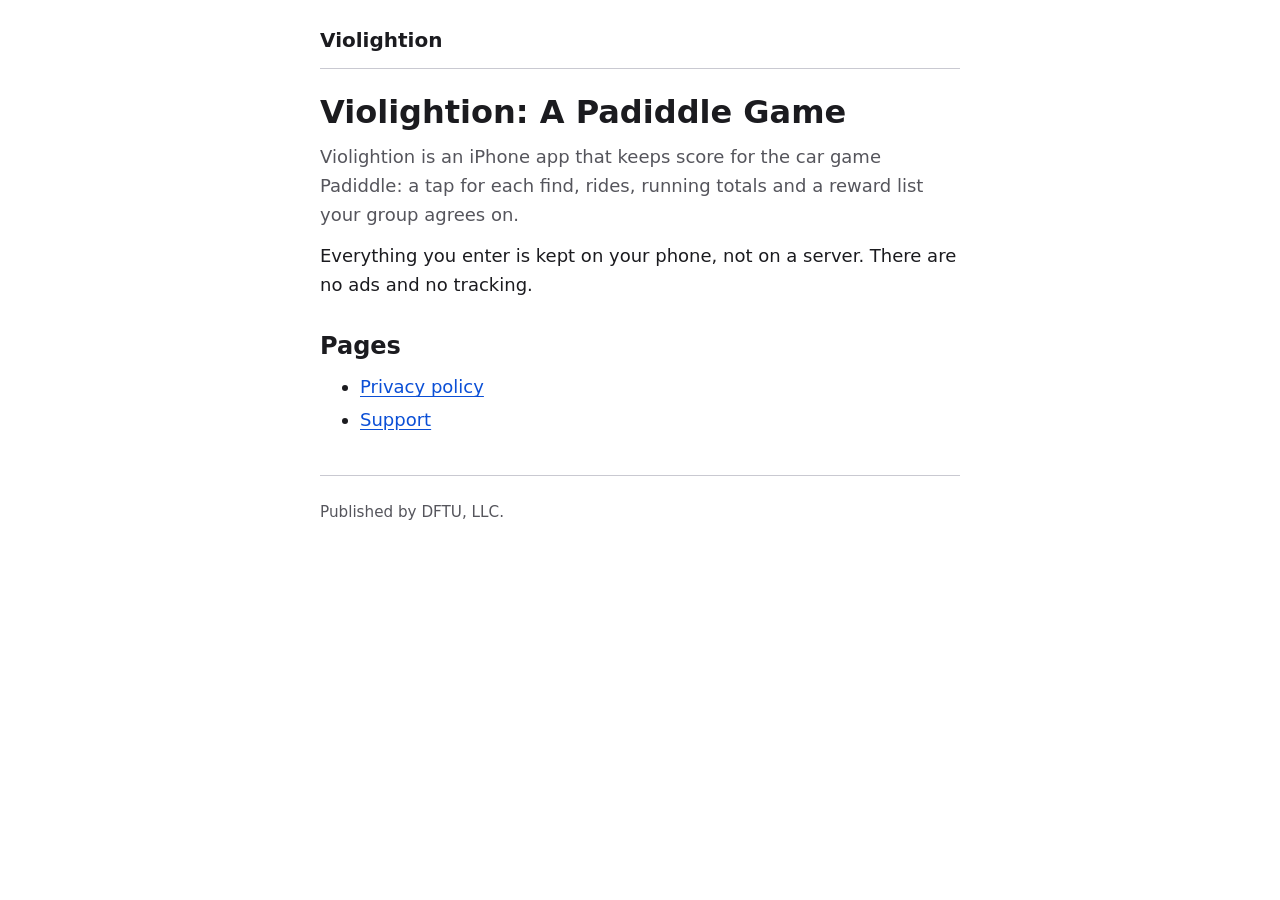
<file: index.html>
<!doctype html>
<html lang="en">
<head>
<meta charset="utf-8">
<meta name="viewport" content="width=device-width, initial-scale=1">
<title>Violightion: A Padiddle Game</title>
<meta name="description" content="Violightion keeps score for the car game Padiddle: tallies, rides and rewards on your phone.">
<link rel="stylesheet" href="style.css">
</head>
<body>
<div class="page">
<header class="site">
<p>Violightion</p>
</header>
<main>
<h1>Violightion: A Padiddle Game</h1>
<p class="lede">Violightion is an iPhone app that keeps score for the car game Padiddle: a tap for each find, rides, running totals and a reward list your group agrees on.</p>
<p>Everything you enter is kept on your phone, not on a server. There are no ads and no tracking.</p>
<h2>Pages</h2>
<ul>
<li><a href="privacy/">Privacy policy</a></li>
<li><a href="support/">Support</a></li>
</ul>
</main>
<footer>
<p>Published by DFTU, LLC.</p>
</footer>
</div>
</body>
</html>
</file>
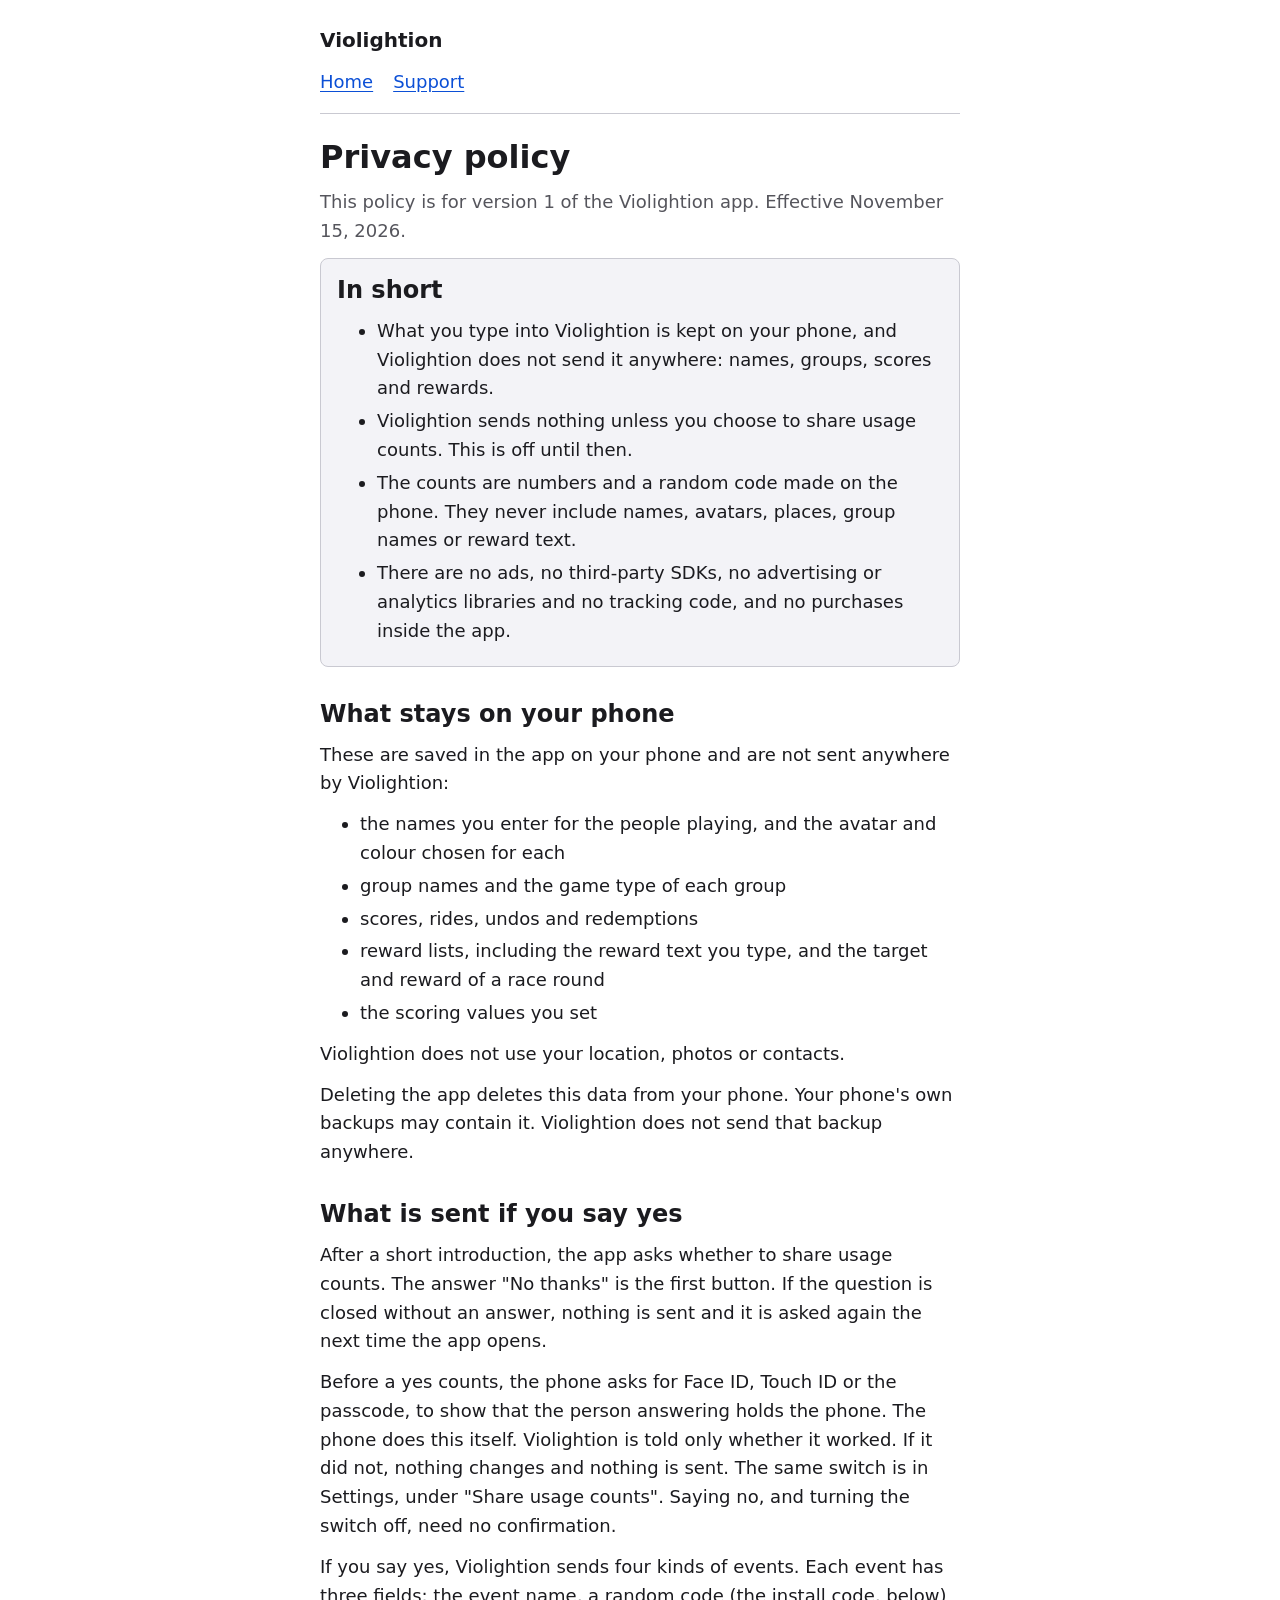
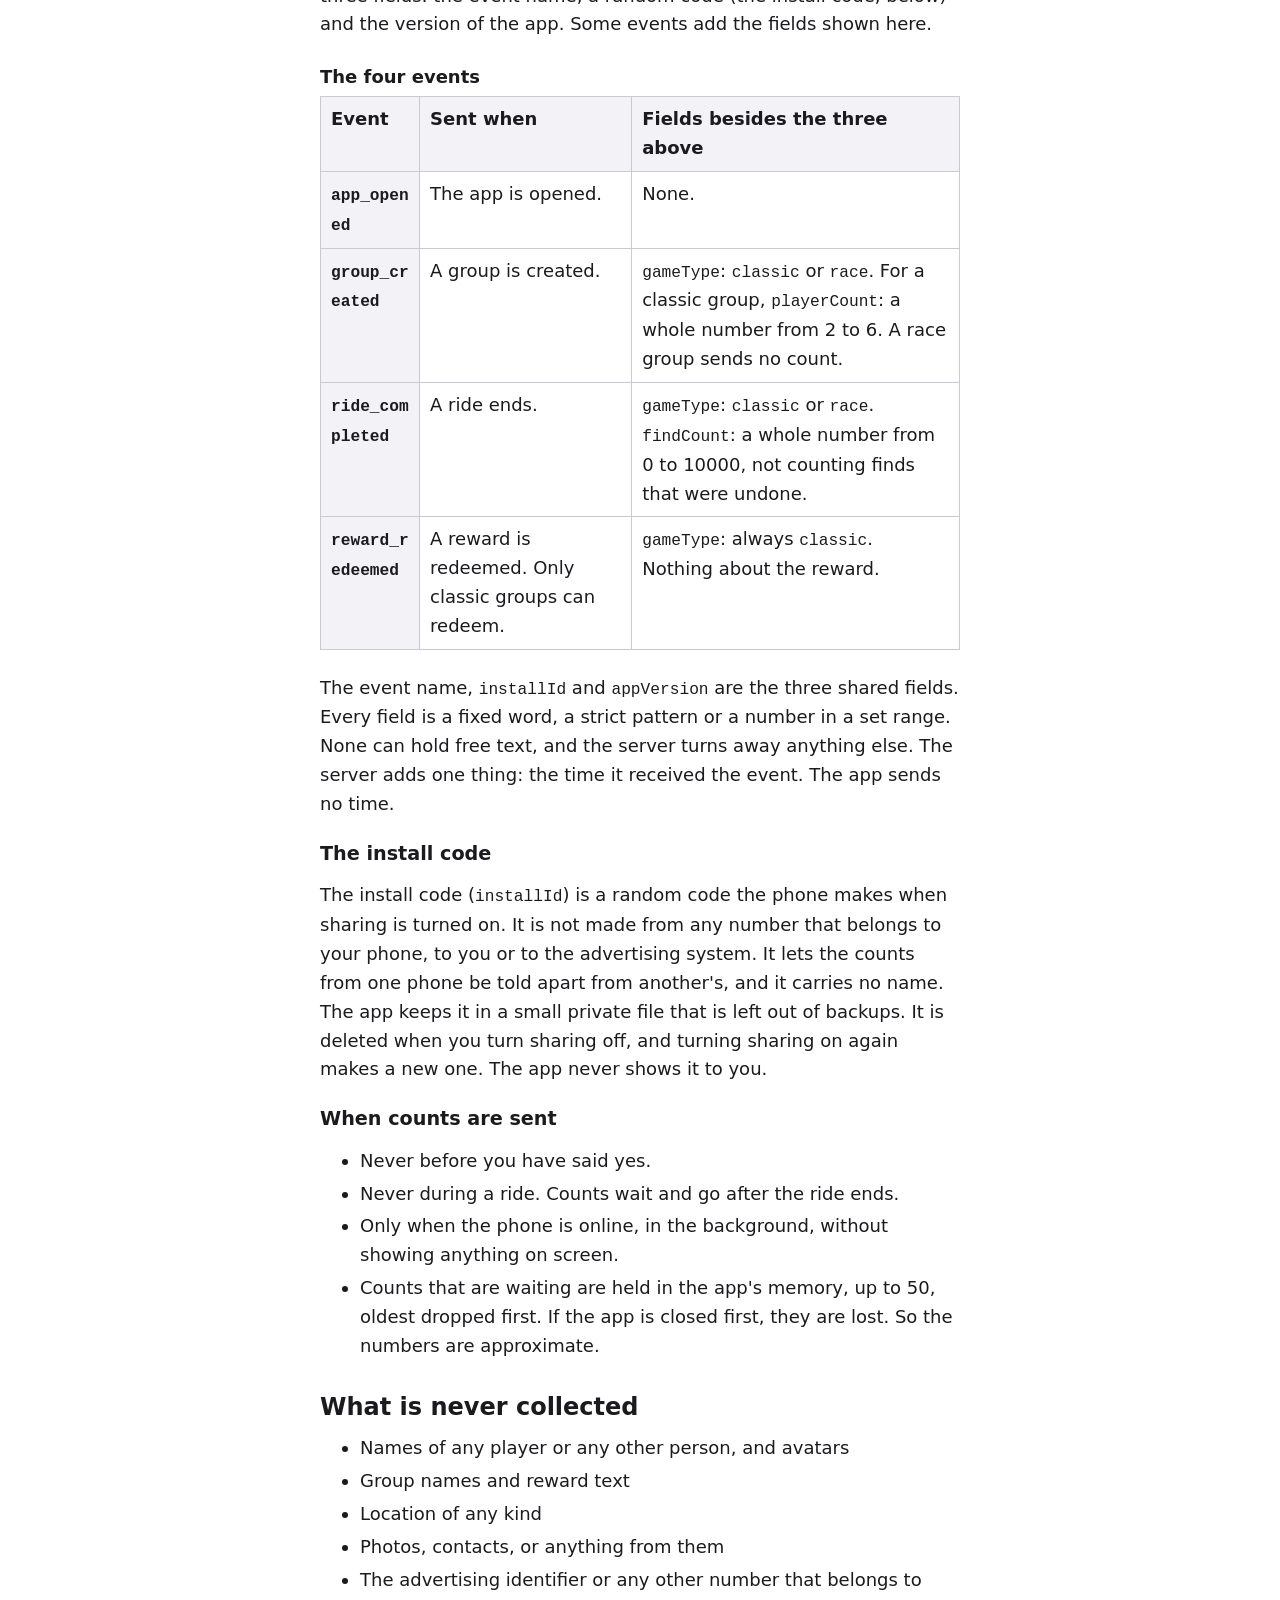
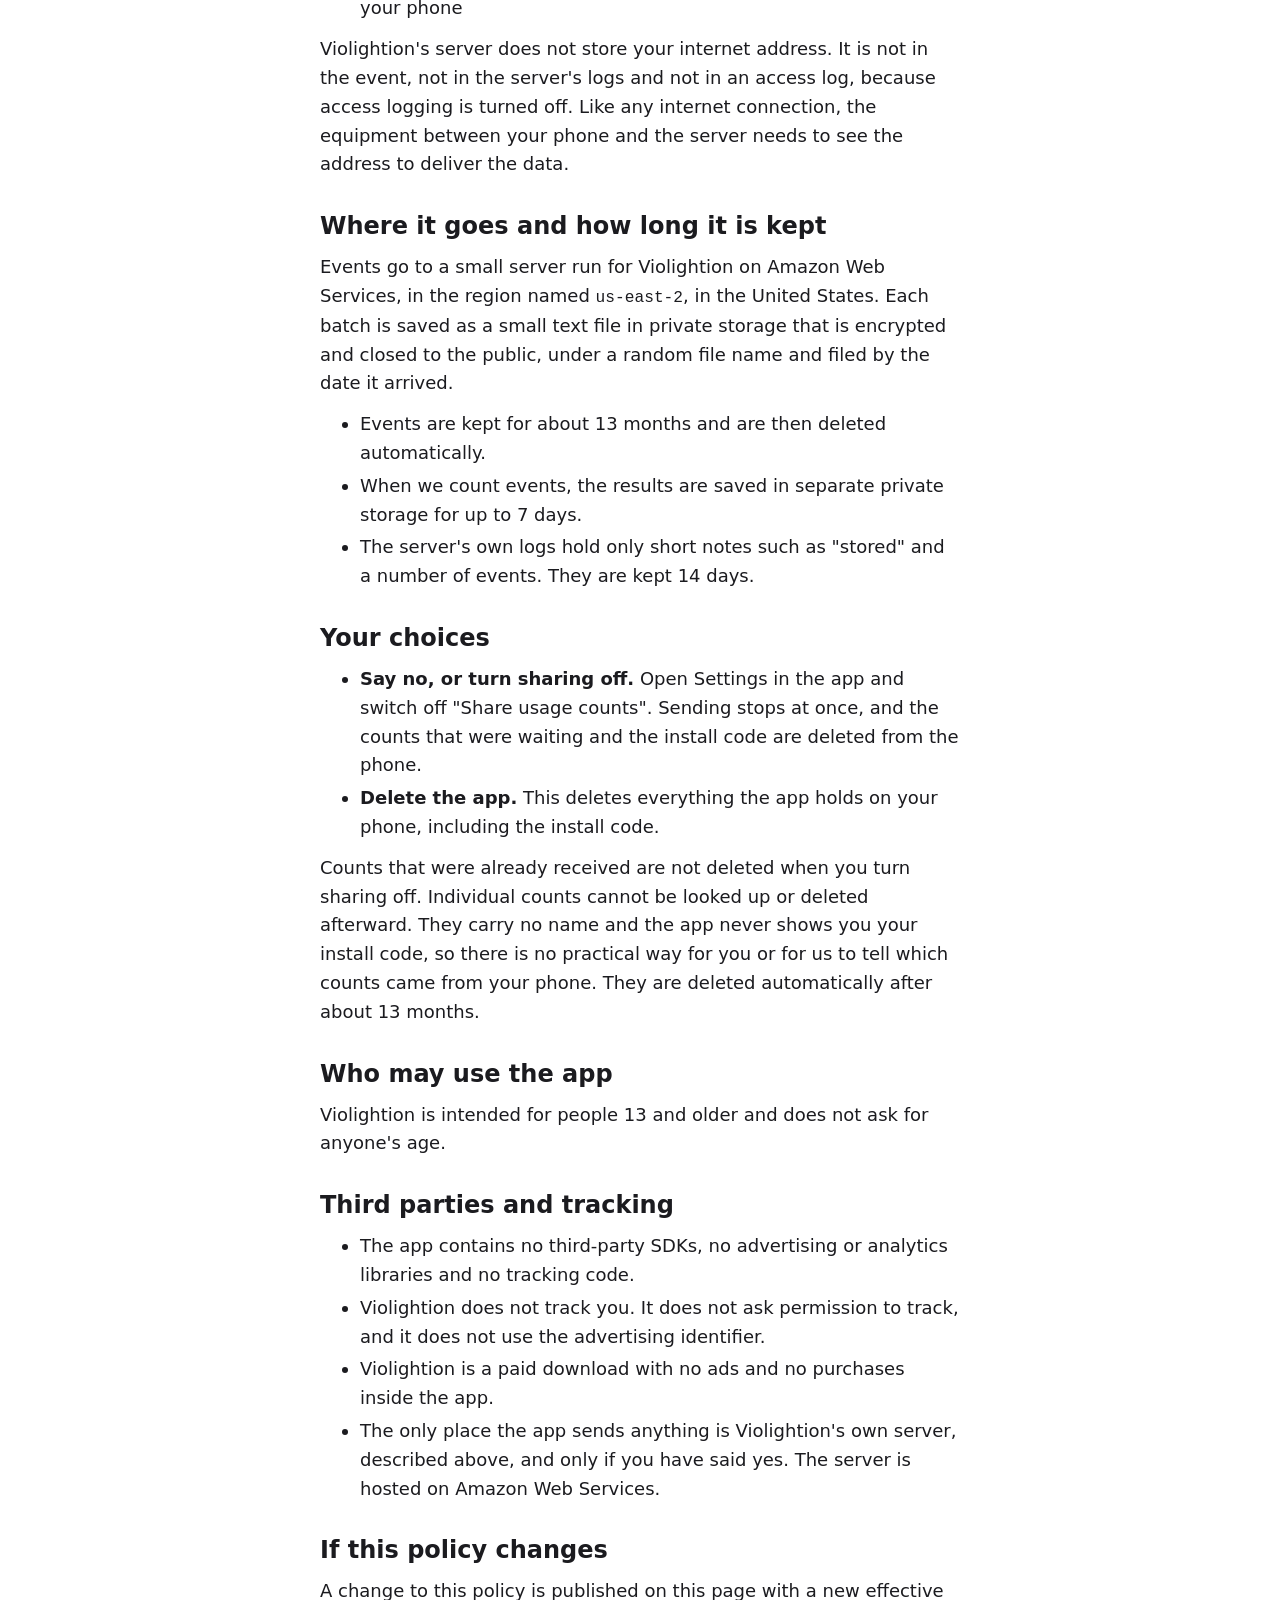
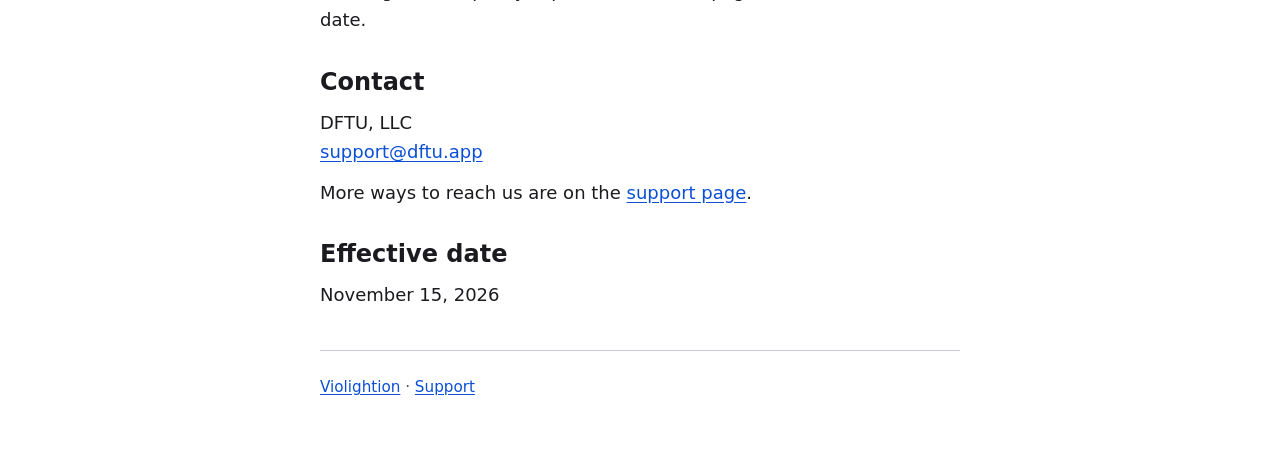
<file: privacy/index.html>
<!doctype html>
<html lang="en">
<head>
<meta charset="utf-8">
<meta name="viewport" content="width=device-width, initial-scale=1">
<title>Privacy policy - Violightion</title>
<meta name="description" content="What Violightion keeps on your phone, what it sends if you say yes, and your choices.">
<link rel="stylesheet" href="../style.css">
</head>
<body>
<div class="page">
<header class="site">
<p>Violightion</p>
<nav aria-label="Pages">
<ul>
<li><a href="../">Home</a></li>
<li><a href="../support/">Support</a></li>
</ul>
</nav>
</header>
<main>
<h1>Privacy policy</h1>
<p class="lede">This policy is for version 1 of the Violightion app. Effective November 15, 2026.</p>

<section class="summary" aria-labelledby="summary">
<h2 id="summary">In short</h2>
<ul>
<li>What you type into Violightion is kept on your phone, and Violightion does not send it anywhere: names, groups, scores and rewards.</li>
<li>Violightion sends nothing unless you choose to share usage counts. This is off until then.</li>
<li>The counts are numbers and a random code made on the phone. They never include names, avatars, places, group names or reward text.</li>
<li>There are no ads, no third-party SDKs, no advertising or analytics libraries and no tracking code, and no purchases inside the app.</li>
</ul>
</section>

<h2 id="phone">What stays on your phone</h2>
<p>These are saved in the app on your phone and are not sent anywhere by Violightion:</p>
<ul>
<li>the names you enter for the people playing, and the avatar and colour chosen for each</li>
<li>group names and the game type of each group</li>
<li>scores, rides, undos and redemptions</li>
<li>reward lists, including the reward text you type, and the target and reward of a race round</li>
<li>the scoring values you set</li>
</ul>
<p>Violightion does not use your location, photos or contacts.</p>
<p>Deleting the app deletes this data from your phone. Your phone's own backups may contain it. Violightion does not send that backup anywhere.</p>

<h2 id="sent">What is sent if you say yes</h2>
<p>After a short introduction, the app asks whether to share usage counts. The answer "No thanks" is the first button. If the question is closed without an answer, nothing is sent and it is asked again the next time the app opens.</p>
<p>Before a yes counts, the phone asks for Face ID, Touch ID or the passcode, to show that the person answering holds the phone. The phone does this itself. Violightion is told only whether it worked. If it did not, nothing changes and nothing is sent. The same switch is in Settings, under "Share usage counts". Saying no, and turning the switch off, need no confirmation.</p>
<p>If you say yes, Violightion sends four kinds of events. Each event has three fields: the event name, a random code (the install code, below) and the version of the app. Some events add the fields shown here.</p>
<div class="table-wrap">
<table>
<caption>The four events</caption>
<thead>
<tr><th scope="col">Event</th><th scope="col">Sent when</th><th scope="col">Fields besides the three above</th></tr>
</thead>
<tbody>
<tr><th scope="row"><code>app_opened</code></th><td>The app is opened.</td><td>None.</td></tr>
<tr><th scope="row"><code>group_created</code></th><td>A group is created.</td><td><code>gameType</code>: <code>classic</code> or <code>race</code>. For a classic group, <code>playerCount</code>: a whole number from 2 to 6. A race group sends no count.</td></tr>
<tr><th scope="row"><code>ride_completed</code></th><td>A ride ends.</td><td><code>gameType</code>: <code>classic</code> or <code>race</code>. <code>findCount</code>: a whole number from 0 to 10000, not counting finds that were undone.</td></tr>
<tr><th scope="row"><code>reward_redeemed</code></th><td>A reward is redeemed. Only classic groups can redeem.</td><td><code>gameType</code>: always <code>classic</code>. Nothing about the reward.</td></tr>
</tbody>
</table>
</div>
<p>The event name, <code>installId</code> and <code>appVersion</code> are the three shared fields. Every field is a fixed word, a strict pattern or a number in a set range. None can hold free text, and the server turns away anything else. The server adds one thing: the time it received the event. The app sends no time.</p>
<h3 id="install-code">The install code</h3>
<p>The install code (<code>installId</code>) is a random code the phone makes when sharing is turned on. It is not made from any number that belongs to your phone, to you or to the advertising system. It lets the counts from one phone be told apart from another's, and it carries no name. The app keeps it in a small private file that is left out of backups. It is deleted when you turn sharing off, and turning sharing on again makes a new one. The app never shows it to you.</p>
<h3 id="when">When counts are sent</h3>
<ul>
<li>Never before you have said yes.</li>
<li>Never during a ride. Counts wait and go after the ride ends.</li>
<li>Only when the phone is online, in the background, without showing anything on screen.</li>
<li>Counts that are waiting are held in the app's memory, up to 50, oldest dropped first. If the app is closed first, they are lost. So the numbers are approximate.</li>
</ul>

<h2 id="never">What is never collected</h2>
<ul>
<li>Names of any player or any other person, and avatars</li>
<li>Group names and reward text</li>
<li>Location of any kind</li>
<li>Photos, contacts, or anything from them</li>
<li>The advertising identifier or any other number that belongs to your phone</li>
</ul>
<p>Violightion's server does not store your internet address. It is not in the event, not in the server's logs and not in an access log, because access logging is turned off. Like any internet connection, the equipment between your phone and the server needs to see the address to deliver the data.</p>

<h2 id="where">Where it goes and how long it is kept</h2>
<p>Events go to a small server run for Violightion on Amazon Web Services, in the region named <code>us-east-2</code>, in the United States. Each batch is saved as a small text file in private storage that is encrypted and closed to the public, under a random file name and filed by the date it arrived.</p>
<ul>
<li>Events are kept for about 13 months and are then deleted automatically.</li>
<li>When we count events, the results are saved in separate private storage for up to 7 days.</li>
<li>The server's own logs hold only short notes such as "stored" and a number of events. They are kept 14 days.</li>
</ul>

<h2 id="choices">Your choices</h2>
<ul>
<li><strong>Say no, or turn sharing off.</strong> Open Settings in the app and switch off "Share usage counts". Sending stops at once, and the counts that were waiting and the install code are deleted from the phone.</li>
<li><strong>Delete the app.</strong> This deletes everything the app holds on your phone, including the install code.</li>
</ul>
<p>Counts that were already received are not deleted when you turn sharing off. Individual counts cannot be looked up or deleted afterward. They carry no name and the app never shows you your install code, so there is no practical way for you or for us to tell which counts came from your phone. They are deleted automatically after about 13 months.</p>

<h2 id="who">Who may use the app</h2>
<p>Violightion is intended for people 13 and older and does not ask for anyone's age.</p>

<h2 id="third-parties">Third parties and tracking</h2>
<ul>
<li>The app contains no third-party SDKs, no advertising or analytics libraries and no tracking code.</li>
<li>Violightion does not track you. It does not ask permission to track, and it does not use the advertising identifier.</li>
<li>Violightion is a paid download with no ads and no purchases inside the app.</li>
<li>The only place the app sends anything is Violightion's own server, described above, and only if you have said yes. The server is hosted on Amazon Web Services.</li>
</ul>

<h2 id="changes">If this policy changes</h2>
<p>A change to this policy is published on this page with a new effective date.</p>

<h2 id="contact">Contact</h2>
<p>DFTU, LLC<br>
<a href="mailto:support@dftu.app">support@dftu.app</a></p>
<p>More ways to reach us are on the <a href="../support/">support page</a>.</p>

<h2 id="effective">Effective date</h2>
<p>November 15, 2026</p>
</main>
<footer>
<p><a href="../">Violightion</a> &middot; <a href="../support/">Support</a></p>
</footer>
</div>
</body>
</html>
</file>
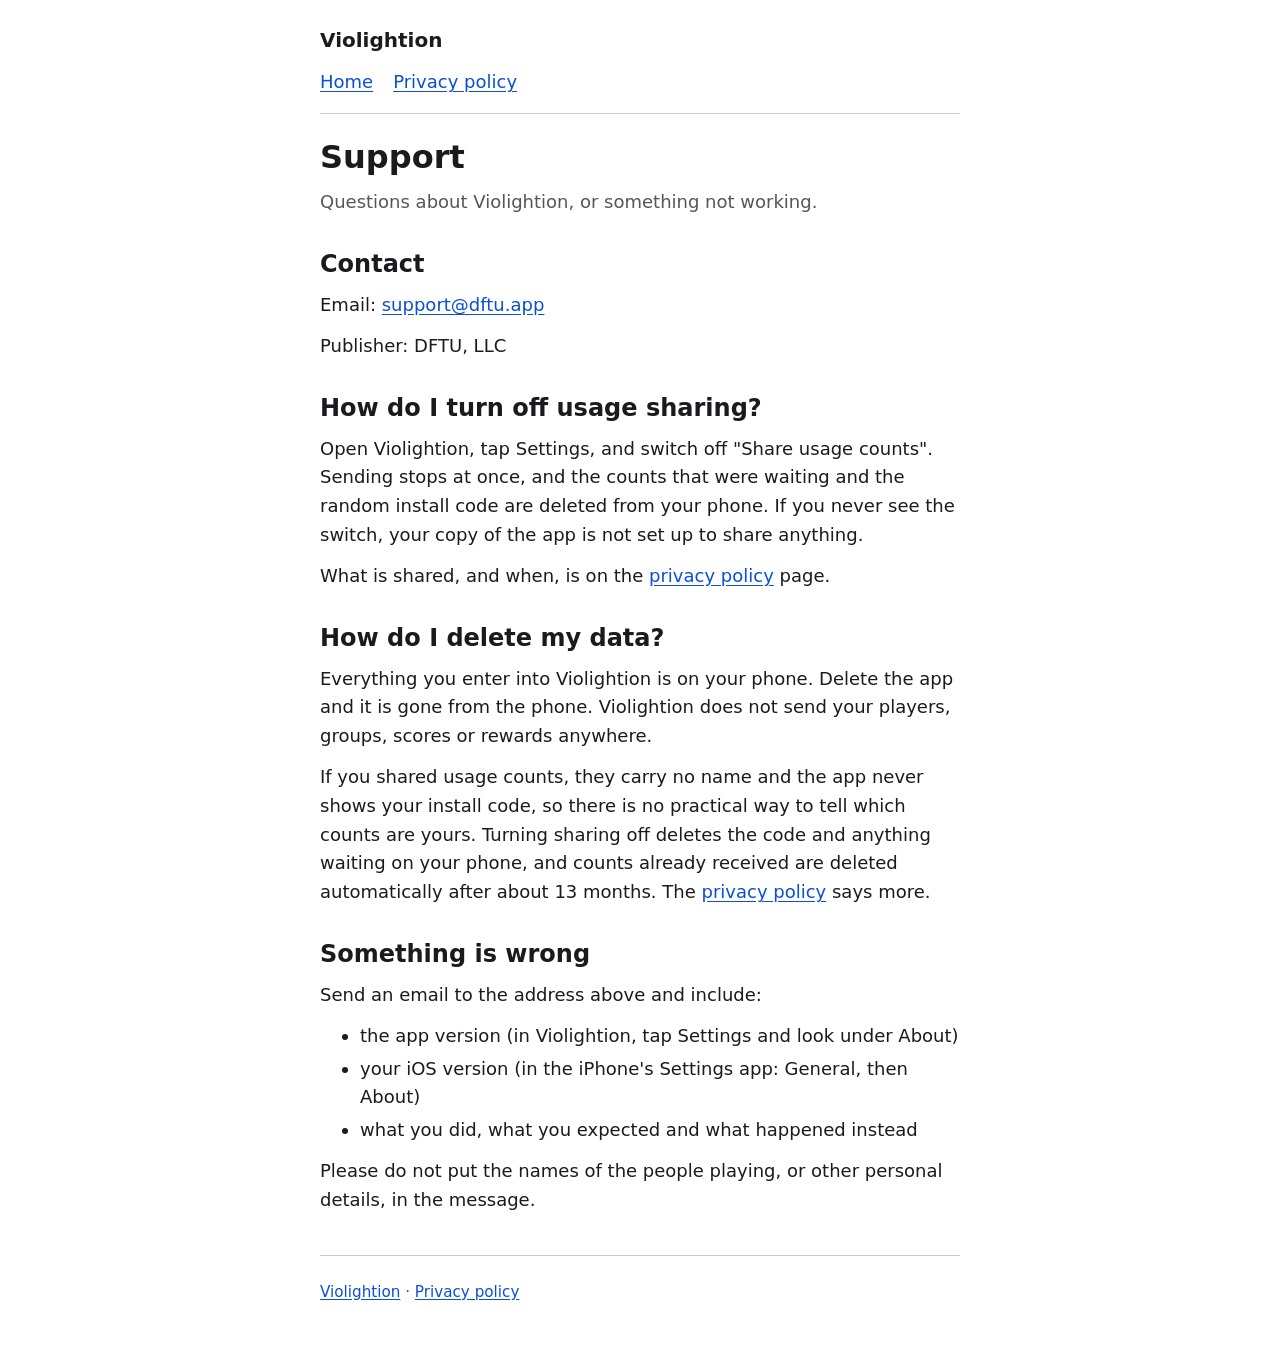
<file: support/index.html>
<!doctype html>
<html lang="en">
<head>
<meta charset="utf-8">
<meta name="viewport" content="width=device-width, initial-scale=1">
<title>Support - Violightion</title>
<meta name="description" content="How to contact the publisher of Violightion, and answers to common questions.">
<link rel="stylesheet" href="../style.css">
</head>
<body>
<div class="page">
<header class="site">
<p>Violightion</p>
<nav aria-label="Pages">
<ul>
<li><a href="../">Home</a></li>
<li><a href="../privacy/">Privacy policy</a></li>
</ul>
</nav>
</header>
<main>
<h1>Support</h1>
<p class="lede">Questions about Violightion, or something not working.</p>

<h2 id="contact">Contact</h2>
<p>Email: <a href="mailto:support@dftu.app">support@dftu.app</a></p>
<p>Publisher: DFTU, LLC</p>

<h2 id="sharing">How do I turn off usage sharing?</h2>
<p>Open Violightion, tap Settings, and switch off "Share usage counts". Sending stops at once, and the counts that were waiting and the random install code are deleted from your phone. If you never see the switch, your copy of the app is not set up to share anything.</p>
<p>What is shared, and when, is on the <a href="../privacy/">privacy policy</a> page.</p>

<h2 id="delete">How do I delete my data?</h2>
<p>Everything you enter into Violightion is on your phone. Delete the app and it is gone from the phone. Violightion does not send your players, groups, scores or rewards anywhere.</p>
<p>If you shared usage counts, they carry no name and the app never shows your install code, so there is no practical way to tell which counts are yours. Turning sharing off deletes the code and anything waiting on your phone, and counts already received are deleted automatically after about 13 months. The <a href="../privacy/#choices">privacy policy</a> says more.</p>

<h2 id="problem">Something is wrong</h2>
<p>Send an email to the address above and include:</p>
<ul>
<li>the app version (in Violightion, tap Settings and look under About)</li>
<li>your iOS version (in the iPhone's Settings app: General, then About)</li>
<li>what you did, what you expected and what happened instead</li>
</ul>
<p>Please do not put the names of the people playing, or other personal details, in the message.</p>
</main>
<footer>
<p><a href="../">Violightion</a> &middot; <a href="../privacy/">Privacy policy</a></p>
</footer>
</div>
</body>
</html>
</file>
<file: style.css>
/* Violightion pages. Plain CSS: system fonts, no images, no web fonts, nothing loaded from elsewhere.
   Sizes are in rem and em so the reader's text size setting applies, including the largest sizes. */

:root {
  color-scheme: light dark;
  --bg: #ffffff;
  --text: #1b1b1f;
  --muted: #55555c;
  --link: #0b4fd6;
  --rule: #c9c9d1;
  --panel: #f3f3f7;
  --placeholder-bg: #fff2b3;
  --placeholder-text: #4a3b00;
}

@media (prefers-color-scheme: dark) {
  :root {
    --bg: #131316;
    --text: #ececf1;
    --muted: #b0b0ba;
    --link: #8fb4ff;
    --rule: #3a3a44;
    --panel: #1e1e24;
    --placeholder-bg: #4a3b00;
    --placeholder-text: #ffe9a0;
  }
}

* { box-sizing: border-box; }

html { -webkit-text-size-adjust: 100%; text-size-adjust: 100%; }

body {
  margin: 0;
  background: var(--bg);
  color: var(--text);
  font-family: system-ui, -apple-system, "Segoe UI", Roboto, "Helvetica Neue", Arial, sans-serif;
  font-size: 1.125rem;
  line-height: 1.6;
}

.page {
  max-width: 42rem;
  margin: 0 auto;
  padding: 1.5rem 1rem 3rem;
}

header.site { border-bottom: 1px solid var(--rule); margin-bottom: 1.5rem; padding-bottom: 0.75rem; }
header.site p { margin: 0; font-weight: 700; font-size: 1.25rem; }
nav ul { list-style: none; margin: 0.5rem 0 0; padding: 0; display: flex; flex-wrap: wrap; gap: 0.25rem 1.25rem; }

h1 { font-size: 2rem; line-height: 1.2; margin: 0 0 0.5rem; }
h2 { font-size: 1.5rem; line-height: 1.25; margin: 2rem 0 0.5rem; }
h3 { font-size: 1.2rem; margin: 1.25rem 0 0.25rem; }
p, ul, ol, dl { margin: 0.75rem 0; }
li { margin: 0.25rem 0; }
.lede { color: var(--muted); }

a { color: var(--link); text-underline-offset: 0.15em; }
a:focus-visible { outline: 3px solid var(--link); outline-offset: 2px; }

.summary { background: var(--panel); border: 1px solid var(--rule); border-radius: 0.5rem; padding: 0.5rem 1rem; }
.summary h2 { margin-top: 0.5rem; }

.table-wrap { overflow-x: auto; }
table { border-collapse: collapse; width: 100%; margin: 0.75rem 0; }
caption { text-align: left; font-weight: 700; padding-bottom: 0.25rem; }
th, td { text-align: left; vertical-align: top; border: 1px solid var(--rule); padding: 0.5rem 0.625rem; }
th { background: var(--panel); }
code { font-family: ui-monospace, SFMono-Regular, Menlo, Consolas, monospace; font-size: 0.9em; overflow-wrap: anywhere; }

/* A placeholder is meant to be impossible to miss while a page is a draft. */
.placeholder { background: var(--placeholder-bg); color: var(--placeholder-text); padding: 0 0.25em; border-radius: 0.25em; }

footer { border-top: 1px solid var(--rule); margin-top: 2.5rem; padding-top: 0.75rem; color: var(--muted); font-size: 0.95rem; }
</file>
